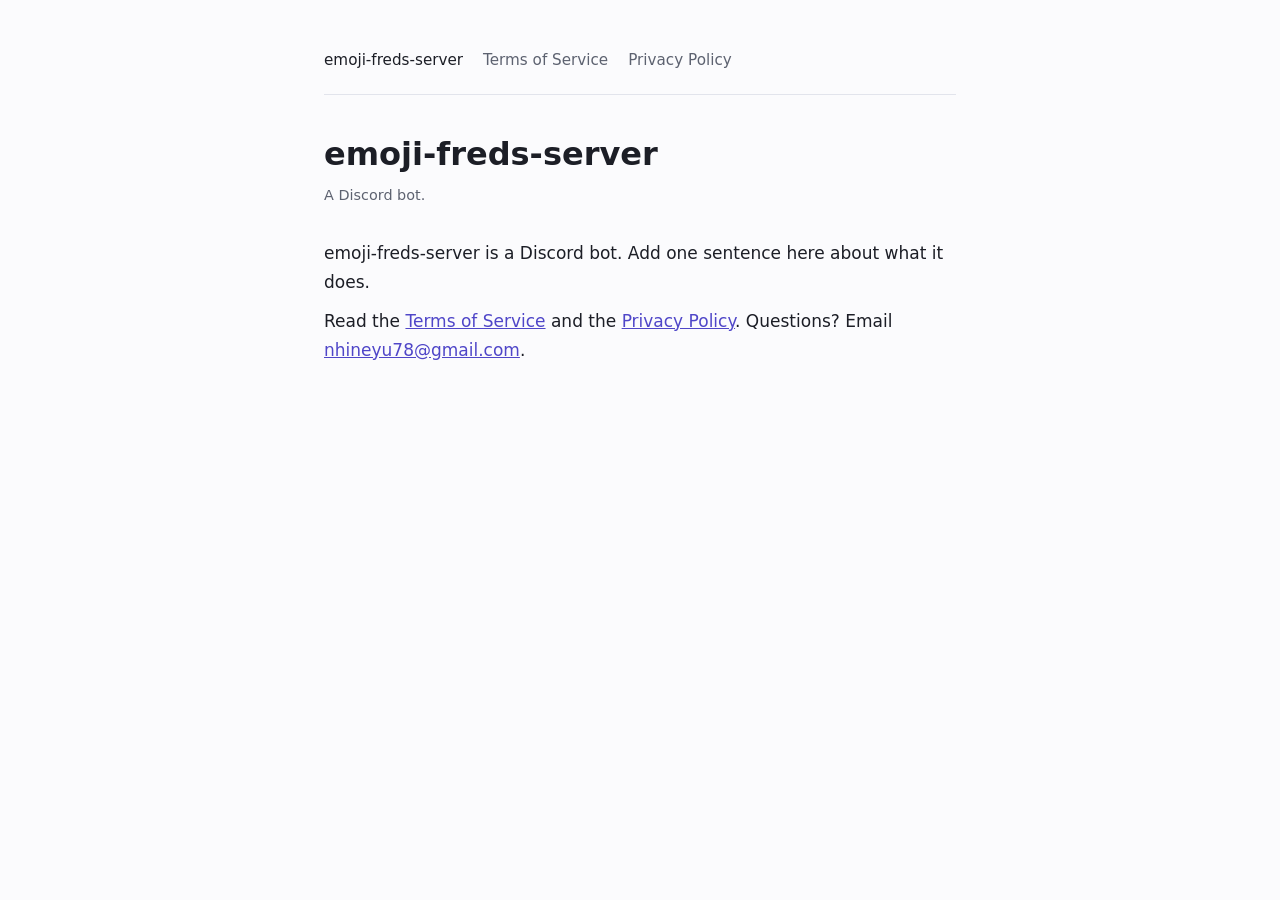
<file: index.html>
<!DOCTYPE html>
<html lang="en">
<head>
  <meta charset="utf-8">
  <meta name="viewport" content="width=device-width, initial-scale=1">
  <title>emoji-freds-server</title>
  <link rel="stylesheet" href="/style.css">
</head>
<body>
<main>
  <nav>
    <a href="/" aria-current="page">emoji-freds-server</a>
    <a href="/terms-of-service">Terms of Service</a>
    <a href="/privacy-policy">Privacy Policy</a>
  </nav>
  <h1>emoji-freds-server</h1>
  <p class="updated">A Discord bot.</p>
  <p>emoji-freds-server is a Discord bot. Add one sentence here about what it does.</p>
  <p>Read the <a href="/terms-of-service">Terms of Service</a> and the <a href="/privacy-policy">Privacy Policy</a>. Questions? Email <a href="mailto:nhineyu78@gmail.com">nhineyu78@gmail.com</a>.</p>
</main>
</body>
</html>
</file>
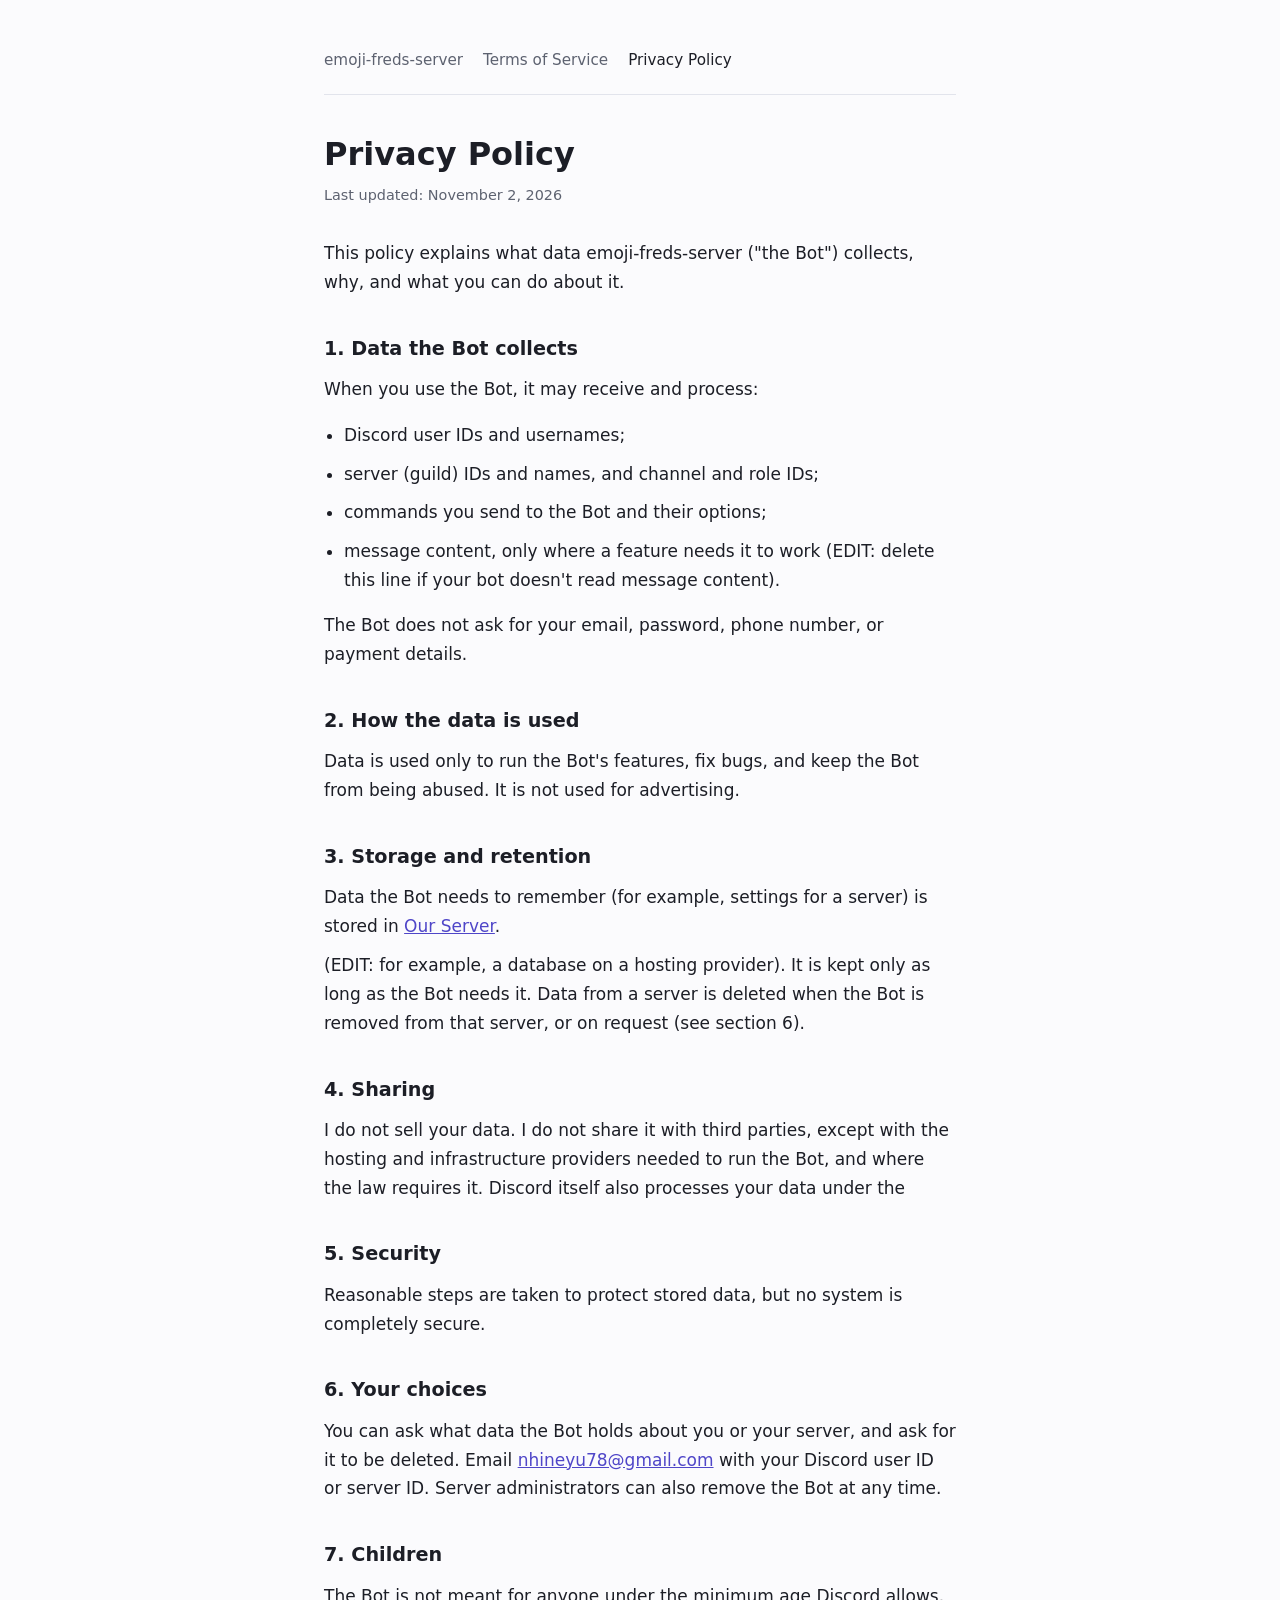
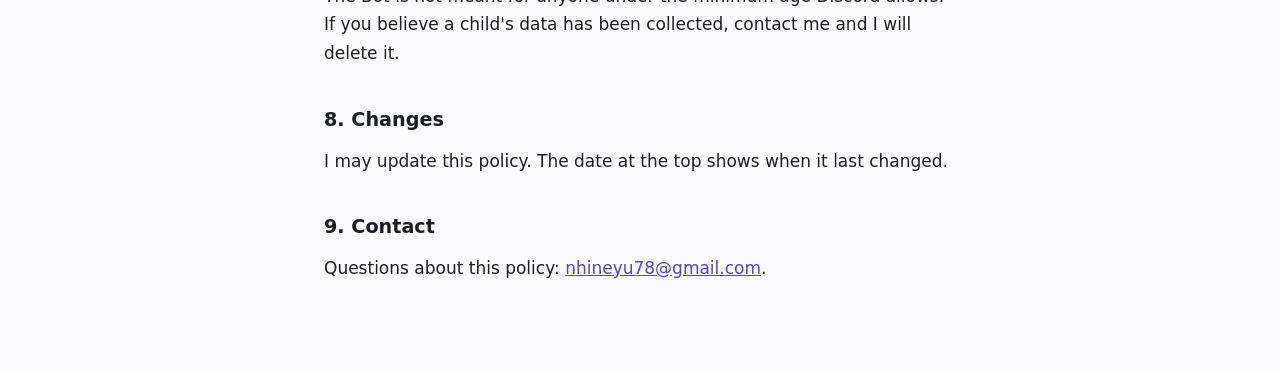
<file: privacy-policy.html>
<!DOCTYPE html>
<html lang="en">
<head>
  <meta charset="utf-8">
  <meta name="viewport" content="width=device-width, initial-scale=1">
  <title>Privacy Policy – emoji-freds-server</title>
  <link rel="stylesheet" href="/style.css">
</head>
<body>
<main>
  <nav>
    <a href="/">emoji-freds-server</a>
    <a href="/terms-of-service">Terms of Service</a>
    <a href="/privacy-policy" aria-current="page">Privacy Policy</a>
  </nav>

  <h1>Privacy Policy</h1>
  <p class="updated">Last updated: November 2, 2026</p>

  <p>This policy explains what data emoji-freds-server ("the Bot") collects, why, and what you can do about it.</p>

  <h2>1. Data the Bot collects</h2>
  <p>When you use the Bot, it may receive and process:</p>
  <ul>
    <li>Discord user IDs and usernames;</li>
    <li>server (guild) IDs and names, and channel and role IDs;</li>
    <li>commands you send to the Bot and their options;</li>
    <li>message content, only where a feature needs it to work (EDIT: delete this line if your bot doesn't read message content).</li>
  </ul>
  <p>The Bot does not ask for your email, password, phone number, or payment details.</p>

  <h2>2. How the data is used</h2>
  <p>Data is used only to run the Bot's features, fix bugs, and keep the Bot from being abused. It is not used for advertising.</p>

  <h2>3. Storage and retention</h2>
  <p>Data the Bot needs to remember (for example, settings for a server) is stored in <a href="https://discord.gg/AVXDM9KVw">Our Server</a>.</p> (EDIT: for example, a database on a hosting provider). It is kept only as long as the Bot needs it. Data from a server is deleted when the Bot is removed from that server, or on request (see section 6).</p>

  <h2>4. Sharing</h2>
  <p>I do not sell your data. I do not share it with third parties, except with the hosting and infrastructure providers needed to run the Bot, and where the law requires it. Discord itself also processes your data under the 

  <h2>5. Security</h2>
  <p>Reasonable steps are taken to protect stored data, but no system is completely secure.</p>

  <h2>6. Your choices</h2>
  <p>You can ask what data the Bot holds about you or your server, and ask for it to be deleted. Email <a href="mailto:nhineyu78@gmail.com">nhineyu78@gmail.com</a> with your Discord user ID or server ID. Server administrators can also remove the Bot at any time.</p>

  <h2>7. Children</h2>
  <p>The Bot is not meant for anyone under the minimum age Discord allows. If you believe a child's data has been collected, contact me and I will delete it.</p>

  <h2>8. Changes</h2>
  <p>I may update this policy. The date at the top shows when it last changed.</p>

  <h2>9. Contact</h2>
  <p>Questions about this policy: <a href="mailto:nhineyu78@gmail.com">nhineyu78@gmail.com</a>.</p>
</main>
</body>
</html>
</file>
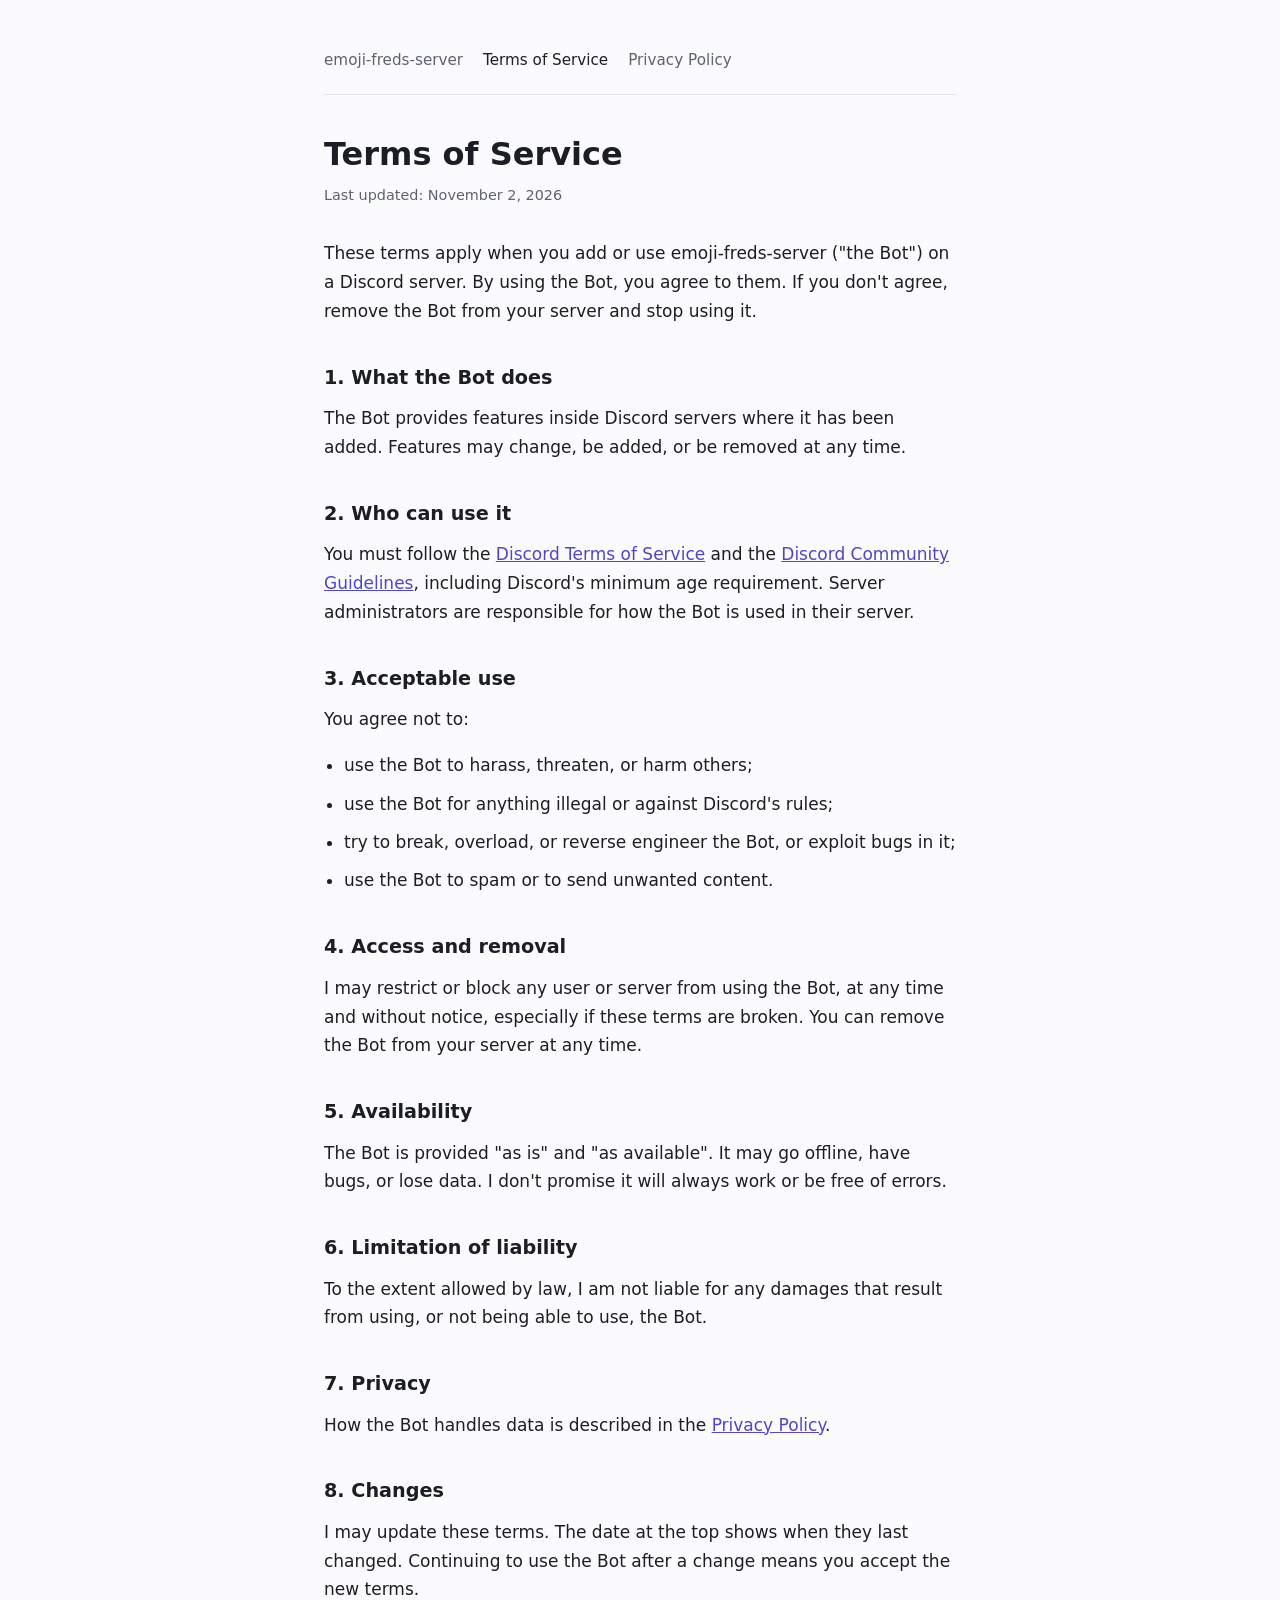
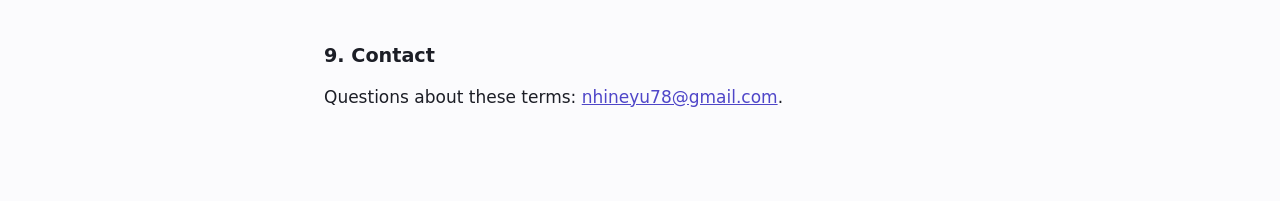
<file: terms-of-service.html>
<!DOCTYPE html>
<html lang="en">
<head>
  <meta charset="utf-8">
  <meta name="viewport" content="width=device-width, initial-scale=1">
  <title>Terms of Service – emoji-freds-server</title>
  <link rel="stylesheet" href="/style.css">
</head>
<body>
<main>
  <nav>
    <a href="/">emoji-freds-server</a>
    <a href="/terms-of-service" aria-current="page">Terms of Service</a>
    <a href="/privacy-policy">Privacy Policy</a>
  </nav>

  <h1>Terms of Service</h1>
  <p class="updated">Last updated: November 2, 2026</p>

  <p>These terms apply when you add or use emoji-freds-server ("the Bot") on a Discord server. By using the Bot, you agree to them. If you don't agree, remove the Bot from your server and stop using it.</p>

  <h2>1. What the Bot does</h2>
  <p>The Bot provides features inside Discord servers where it has been added. Features may change, be added, or be removed at any time.</p>

  <h2>2. Who can use it</h2>
  <p>You must follow the <a href="https://discord.com/terms">Discord Terms of Service</a> and the <a href="https://discord.com/guidelines">Discord Community Guidelines</a>, including Discord's minimum age requirement. Server administrators are responsible for how the Bot is used in their server.</p>

  <h2>3. Acceptable use</h2>
  <p>You agree not to:</p>
  <ul>
    <li>use the Bot to harass, threaten, or harm others;</li>
    <li>use the Bot for anything illegal or against Discord's rules;</li>
    <li>try to break, overload, or reverse engineer the Bot, or exploit bugs in it;</li>
    <li>use the Bot to spam or to send unwanted content.</li>
  </ul>

  <h2>4. Access and removal</h2>
  <p>I may restrict or block any user or server from using the Bot, at any time and without notice, especially if these terms are broken. You can remove the Bot from your server at any time.</p>

  <h2>5. Availability</h2>
  <p>The Bot is provided "as is" and "as available". It may go offline, have bugs, or lose data. I don't promise it will always work or be free of errors.</p>

  <h2>6. Limitation of liability</h2>
  <p>To the extent allowed by law, I am not liable for any damages that result from using, or not being able to use, the Bot.</p>

  <h2>7. Privacy</h2>
  <p>How the Bot handles data is described in the <a href="/privacy-policy">Privacy Policy</a>.</p>

  <h2>8. Changes</h2>
  <p>I may update these terms. The date at the top shows when they last changed. Continuing to use the Bot after a change means you accept the new terms.</p>

  <h2>9. Contact</h2>
  <p>Questions about these terms: <a href="mailto:nhineyu78@gmail.com">nhineyu78@gmail.com</a>.</p>
</main>
</body>
</html>
</file>
<file: style.css>
:root {
  --bg: #fbfbfd;
  --text: #1c1e26;
  --muted: #5d6270;
  --line: #e2e4ec;
  --accent: #4f46c8;
}
@media (prefers-color-scheme: dark) {
  :root {
    --bg: #15161c;
    --text: #e8e9f0;
    --muted: #9a9fb0;
    --line: #2a2c36;
    --accent: #9b95ff;
  }
}
* { box-sizing: border-box; }
html { scroll-padding-top: 1rem; }
body {
  margin: 0;
  background: var(--bg);
  color: var(--text);
  font: 17px/1.7 system-ui, -apple-system, "Segoe UI", Roboto, sans-serif;
}
main { max-width: 42rem; margin: 0 auto; padding: 3rem 1.25rem 5rem; }
nav { display: flex; gap: 1.25rem; padding-bottom: 1.25rem; border-bottom: 1px solid var(--line); margin-bottom: 2.5rem; font-size: 0.95rem; }
nav a { color: var(--muted); text-decoration: none; }
nav a:hover, nav a[aria-current="page"] { color: var(--text); }
h1 { font-size: 2rem; line-height: 1.2; margin: 0 0 0.25rem; }
h2 { font-size: 1.2rem; margin: 2.25rem 0 0.5rem; }
p, li { margin: 0.6rem 0; }
ul { padding-left: 1.25rem; }
a { color: var(--accent); }
.updated { color: var(--muted); font-size: 0.9rem; margin-bottom: 2rem; }
a:focus-visible { outline: 2px solid var(--accent); outline-offset: 3px; border-radius: 2px; }
</file>
